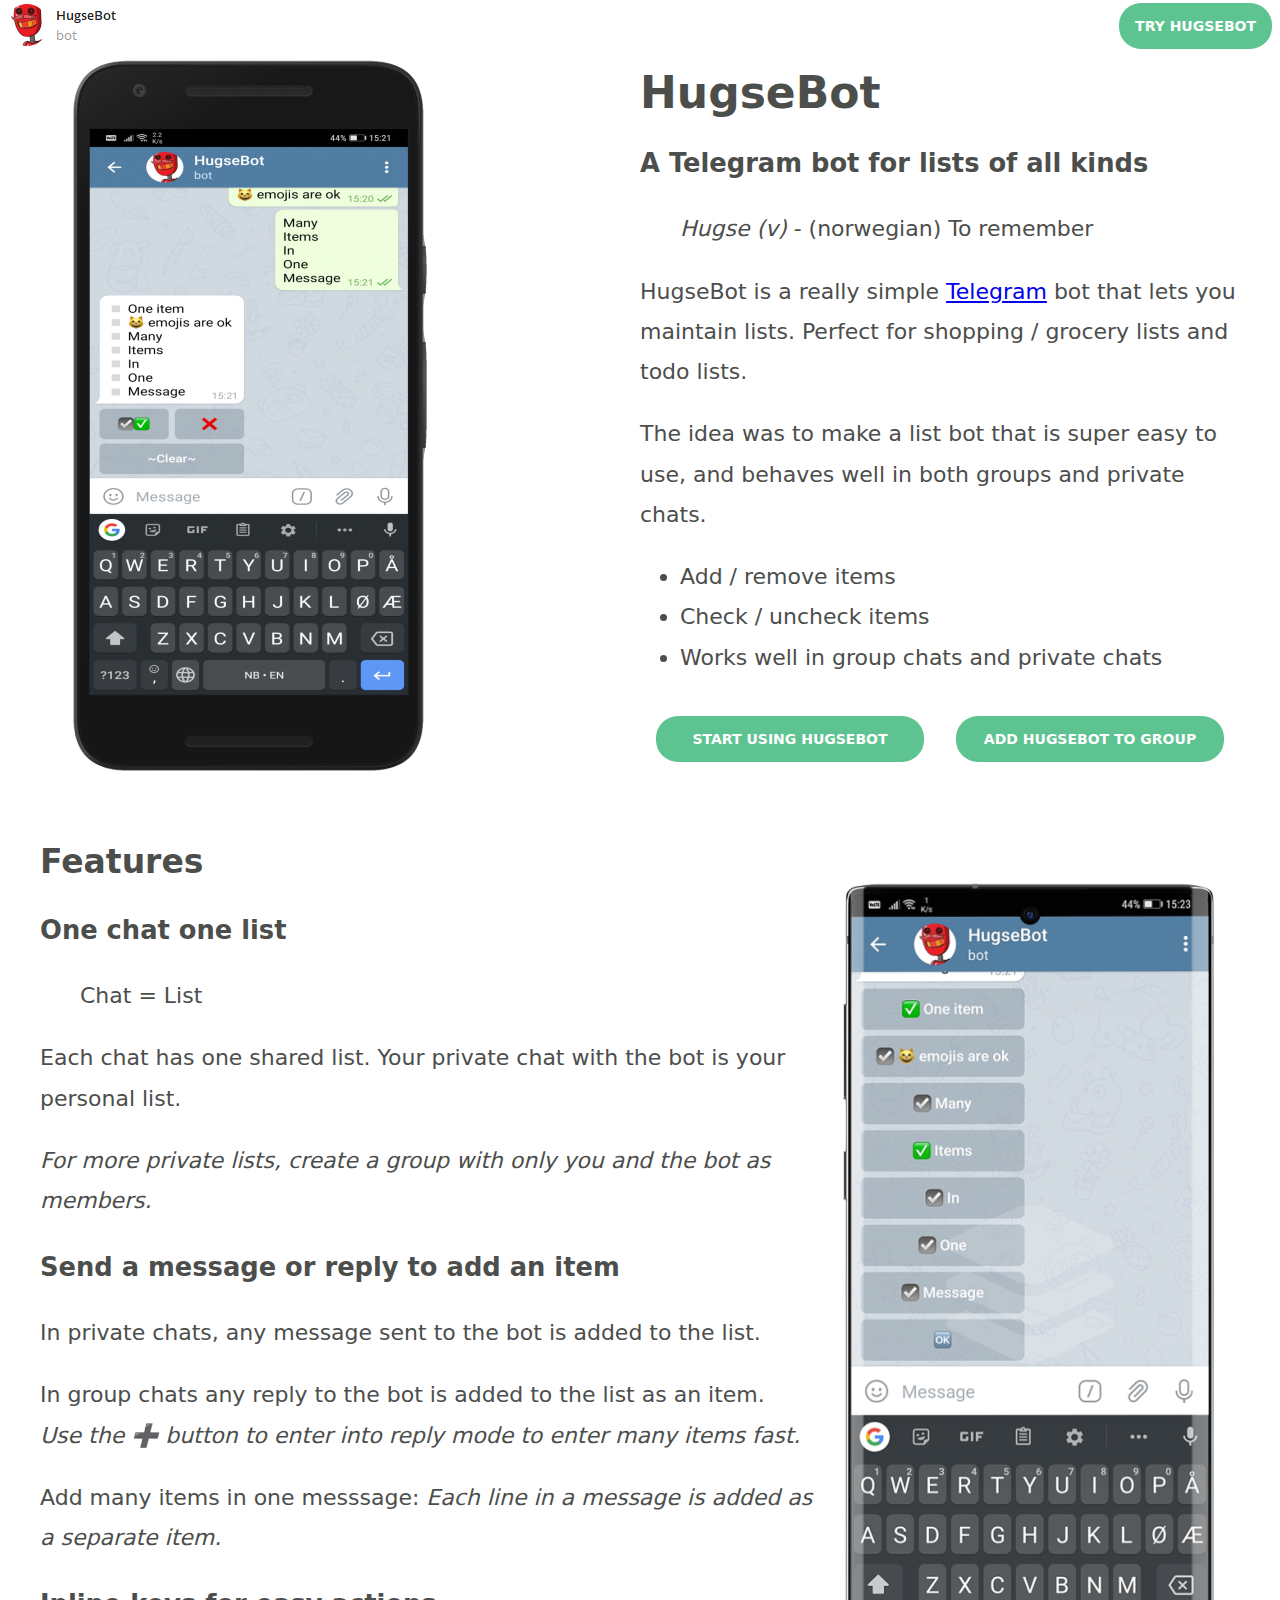
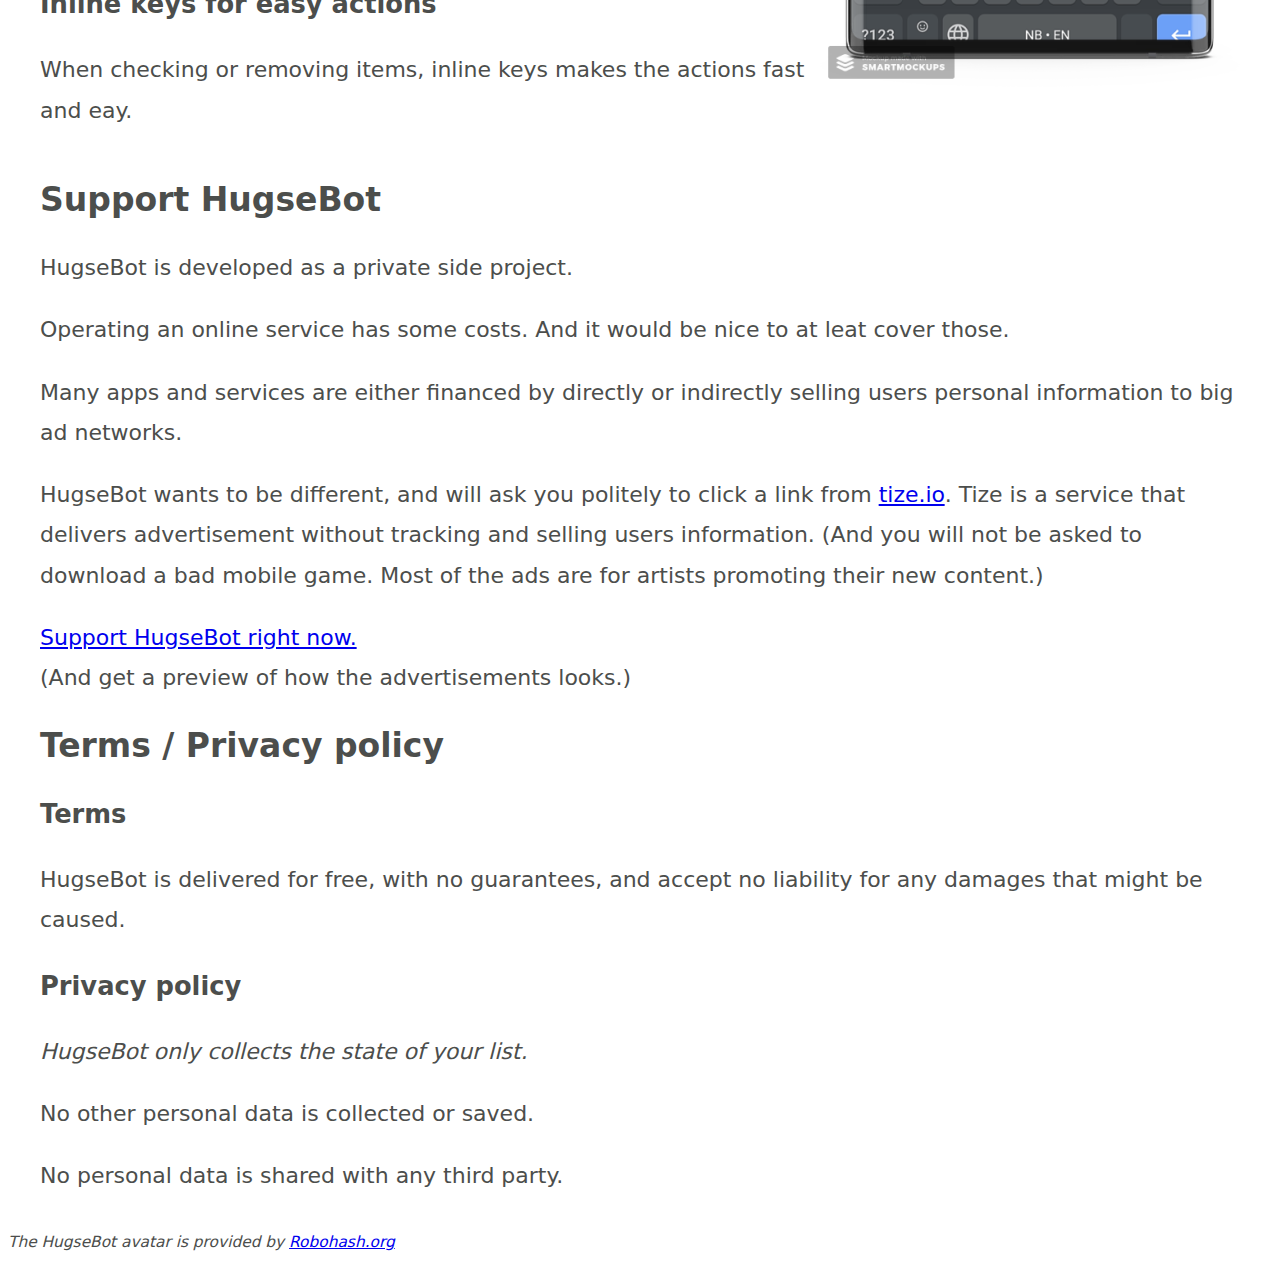
<file: index.html>
<html>
    <head>
        <meta name="viewport" content="width=device-width">
        <title>HugseBot</title>
        <link href="style.css" rel="stylesheet" />
        <link rel="apple-touch-icon-precomposed" sizes="57x57" href="/apple-touch-icon-57x57.png" />
        <link rel="apple-touch-icon-precomposed" sizes="114x114" href="/apple-touch-icon-114x114.png" />
        <link rel="apple-touch-icon-precomposed" sizes="72x72" href="/apple-touch-icon-72x72.png" />
        <link rel="apple-touch-icon-precomposed" sizes="144x144" href="/apple-touch-icon-144x144.png" />
        <link rel="apple-touch-icon-precomposed" sizes="120x120" href="/apple-touch-icon-120x120.png" />
        <link rel="apple-touch-icon-precomposed" sizes="152x152" href="/apple-touch-icon-152x152.png" />
        <link rel="icon" type="image/png" href="/favicon-32x32.png" sizes="32x32" />
        <link rel="icon" type="image/png" href="/favicon-16x16.png" sizes="16x16" />
        <meta name="application-name" content="HugseBot"/>
        <meta name="msapplication-TileColor" content="#FFFFFF" />
        <meta name="msapplication-TileImage" content="/mstile-144x144.png" />
    </head>
    <body>
        <header>
            <div class="headerbar">
                <a href="/"><img src="logo.png" alt="HugseBot Logo"/></a>
                <a class="cta-button" href="https://t.me/hugsebot">Try HugseBot</a>
            </div>
        </header>
        
        <article id="home">
            <div>
            <!-- <img src="hugsebotbilde.png" alt="Image of the HugseBot avatar that looks like a red robot with a mustache"/> -->
            <picture>
                <img
                sizes="(max-width: 420px) 100vw, 420px"
                srcset="
                images/titleimage/Nexus_5x-Screenshot1_bzcve3_c_scale,w_70.png 70w,
                images/titleimage/Nexus_5x-Screenshot1_bzcve3_c_scale,w_126.png 126w,
                images/titleimage/Nexus_5x-Screenshot1_bzcve3_c_scale,w_169.png 169w,
                images/titleimage/Nexus_5x-Screenshot1_bzcve3_c_scale,w_203.png 203w,
                images/titleimage/Nexus_5x-Screenshot1_bzcve3_c_scale,w_233.png 233w,
                images/titleimage/Nexus_5x-Screenshot1_bzcve3_c_scale,w_261.png 261w,
                images/titleimage/Nexus_5x-Screenshot1_bzcve3_c_scale,w_286.png 286w,
                images/titleimage/Nexus_5x-Screenshot1_bzcve3_c_scale,w_306.png 306w,
                images/titleimage/Nexus_5x-Screenshot1_bzcve3_c_scale,w_327.png 327w,
                images/titleimage/Nexus_5x-Screenshot1_bzcve3_c_scale,w_349.png 349w,
                images/titleimage/Nexus_5x-Screenshot1_bzcve3_c_scale,w_367.png 367w,
                images/titleimage/Nexus_5x-Screenshot1_bzcve3_c_scale,w_386.png 386w,
                images/titleimage/Nexus_5x-Screenshot1_bzcve3_c_scale,w_406.png 406w,
                images/titleimage/Nexus_5x-Screenshot1_bzcve3_c_scale,w_420.png 420w"
                src="images/titleimage/Nexus_5x-Screenshot1_bzcve3_c_scale,w_420.png"
                alt="Screenshot of HugseBot with some items">
                </picture>
                
            </div>
            <div>
            <header>
                <h1>HugseBot</h1>
                <h3>A Telegram bot for lists of all kinds</h3>
            </header>
            <main>
                <blockquote>
                    <em>Hugse (v)</em> - (norwegian) To remember
                </blockquote>
                <p>
                    HugseBot is a really simple <a href="https://telegram.org">Telegram</a> bot
                    that lets you maintain lists. Perfect for shopping / grocery lists and todo lists.
                </p>
                <p>
                    The idea was to make a list bot that is super easy to use, and 
                    behaves well in both groups and private chats.
                </p>
                <p>
                    <ul>
                        <li>
                            Add / remove items
                        </li>
                        <li>
                            Check / uncheck items
                        </li>
                        <li>
                            Works well in group chats and private chats
                        </li>
                    </ul>
                </p>
                <div class="cta">
                    <a class="cta-button" href="https://t.me/hugsebot">Start using HugseBot</a>
                    <a class="cta-button" href="https://t.me/hugsebot?startgroup=true">Add HugseBot to group</a>
                </div>
                </main>
            </div>
        </article>
        <article id="features">
            <div>
                <header>
                    <h2>Features</h2>
                </header>
                <main>
                    <section>
                        <header>
                            <h3>One chat one list</h3>
                        </header>
                        <main>
                            <blockquote>Chat = List</blockquote>
                            <p>
                                Each chat has one shared list. 
                                Your private chat with the bot is your personal list.
                            </p>
                            <p>
                                <em>
                                    For more private lists, create a group with only 
                                    you and the bot as members.
                                </em>
                            </p>
                        </main>
                    </section>
                    <section>
                        <header>
                            <h3>Send a message or reply to add an item</h3>
                        </header>
                        <main>
                            <p>
                                In private chats, any message sent to the bot is 
                                added to the list.
                            </p>
                            <p>
                                In group chats any reply to the bot is added to the list
                                as an item. 
                                <br />
                                <em>
                                    Use the ➕ button to enter into reply mode to enter many items
                                    fast.
                                </em>
                            </p>
                            <p>
                                Add many items in one messsage: 
                                <em>
                                    Each line in a message is added as a separate item.
                                </em> 
                            </p>
                        </main>
                    </section>
                    <section>
                        <header>
                            <h3>Inline keys for easy actions</h3>
                        </header>
                        <main>
                            <p>
                                When checking or removing items, inline keys
                                makes the actions fast and eay.
                            </p>
                        </main>
                    </section>
                </main>
            </div>
            <picture>
                <img
                sizes="(max-width: 420px) 100vw, 420px"
                srcset="
                images/feature/feature_b5hh0p_c_scale,w_70.png 70w,
                images/feature/feature_b5hh0p_c_scale,w_121.png 121w,
                images/feature/feature_b5hh0p_c_scale,w_160.png 160w,
                images/feature/feature_b5hh0p_c_scale,w_195.png 195w,
                images/feature/feature_b5hh0p_c_scale,w_226.png 226w,
                images/feature/feature_b5hh0p_c_scale,w_254.png 254w,
                images/feature/feature_b5hh0p_c_scale,w_280.png 280w,
                images/feature/feature_b5hh0p_c_scale,w_306.png 306w,
                images/feature/feature_b5hh0p_c_scale,w_330.png 330w,
                images/feature/feature_b5hh0p_c_scale,w_356.png 356w,
                images/feature/feature_b5hh0p_c_scale,w_379.png 379w,
                images/feature/feature_b5hh0p_c_scale,w_398.png 398w,
                images/feature/feature_b5hh0p_c_scale,w_420.png 420w"
                src="images/feature/feature_b5hh0p_c_scale,w_420.png"
                alt="Screenshot of checking and unchecking feature">
            </picture>
        </article>
        <article id="support">
            <header>
                <h2>Support HugseBot</h2>
            </header>
            <main>
                <p>
                    HugseBot is developed as a private side project.
                </p>
                <p>
                    Operating an online service has some costs. And it would be
                    nice to at leat cover those.
                </p>
                <p>
                    Many apps and services are either financed by directly or indirectly 
                    selling users personal information to big ad networks.
                </p>
                <p>
                    HugseBot wants to be different, and will ask you politely to 
                    click a link from <a href="https://tize.io">tize.io</a>.
                    Tize is a service that delivers advertisement without tracking and selling
                    users information. 
                    (And you will not be asked to download a bad mobile game. Most of the ads are for
                    artists promoting their new content.)
                </p>
                <p>
                    <a href="https://tize.io/TEQaVS1">Support HugseBot right now.</a>
                    <br/>
                    (And get a preview of how the advertisements looks.)
                </p>
            </main>
        </article>
        <article id="terms">
            <header>
                <h2>Terms / Privacy policy</h2>
            </header>
            <main>
                <section>
                    <header>
                        <h3>Terms</h3>
                    </header>
                    <main>
                        <p>
                            HugseBot is delivered for free, with no guarantees, and accept no liability for any 
                            damages that might be caused.
                        </p>    
                    </main>
                </section>
                <section>
                    <header>
                        <h3>Privacy policy</h3>
                    </header>
                    <main>
                        <p>
                            <em>HugseBot only collects the state of your list.</em>
                        </p>
                        <p>
                            No other personal data is collected or saved.
                        </p>
                        <p>
                            No personal data is shared with any third party.
                        </p>
                    </main>
                </section>
            </main>
        </article>
        <footer>
            <p>
                The HugseBot avatar is provided by <a href="https://robohash.org/">Robohash.org</a>
            </p>
        </footer>
    </body>
</html>
</file>
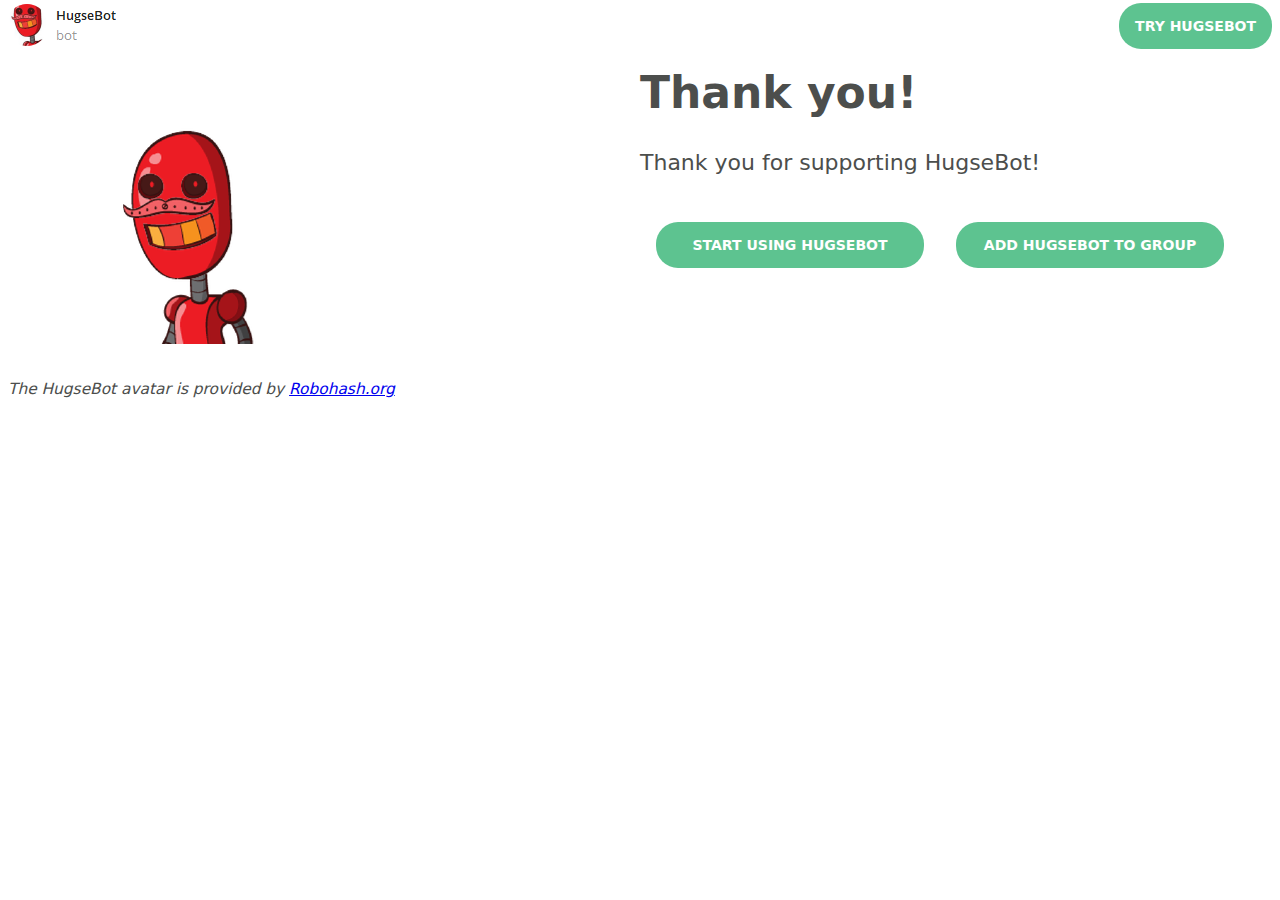
<file: thankyou.html>
<html>
    <head>
        <meta name="viewport" content="width=device-width">
        <title>HugseBot</title>
        <link href="style.css" rel="stylesheet" />
        <link rel="apple-touch-icon-precomposed" sizes="57x57" href="/apple-touch-icon-57x57.png" />
        <link rel="apple-touch-icon-precomposed" sizes="114x114" href="/apple-touch-icon-114x114.png" />
        <link rel="apple-touch-icon-precomposed" sizes="72x72" href="/apple-touch-icon-72x72.png" />
        <link rel="apple-touch-icon-precomposed" sizes="144x144" href="/apple-touch-icon-144x144.png" />
        <link rel="apple-touch-icon-precomposed" sizes="120x120" href="/apple-touch-icon-120x120.png" />
        <link rel="apple-touch-icon-precomposed" sizes="152x152" href="/apple-touch-icon-152x152.png" />
        <link rel="icon" type="image/png" href="/favicon-32x32.png" sizes="32x32" />
        <link rel="icon" type="image/png" href="/favicon-16x16.png" sizes="16x16" />
        <meta name="application-name" content="HugseBot"/>
        <meta name="msapplication-TileColor" content="#FFFFFF" />
        <meta name="msapplication-TileImage" content="/mstile-144x144.png" />
    </head>
    <body>
        <header>
            <div class="headerbar">
                <a href="/"><img src="logo.png" alt="HugseBot Logo"/></a>
                <a class="cta-button" href="https://t.me/hugsebot">Try HugseBot</a>
            </div>
        </header>
        
        <article id="home">
            <div>
            <img src="hugsebotbilde.png" alt="Image of the HugseBot avatar that looks like a red robot with a mustache"/>
            </div>
            <div>
            <header>
                <h1>Thank you!</h1>
            </header>
            <main>
                <p>
                    Thank you for supporting HugseBot!
                </p>
                
                <div class="cta">
                    <a class="cta-button" href="https://t.me/hugsebot">Start using HugseBot</a>
                    <a class="cta-button" href="https://t.me/hugsebot?startgroup=true">Add HugseBot to group</a>
                </div>
                </main>
            </div>
        </article>
        <footer>
            <p>
                The HugseBot avatar is provided by <a href="https://robohash.org/">Robohash.org</a>
            </p>
        </footer>
    </body>
</html>
</file>
<file: style.css>
html {
    font-size: 16px;
    font-family: "Segoe UI", Candara, "Bitstream Vera Sans", "DejaVu Sans", "Bitstream Vera Sans", "Trebuchet MS", Verdana, "Verdana Ref", sans-serif;
    line-height: calc(1.3em + (1.5 - 1.3) * ((100vw - 21em)/(35 - 21))); 
    color: #4c4e4c;  
 }
  @media screen and (min-width: 320px) {
    html {
      font-size: calc(16px + 6 * ((100vw - 320px) / 680));
    }
  }
  @media screen and (min-width: 1000px) {
    html {
      font-size: 22px;
    }
  }

article {
    margin: 0 auto;
    max-width: 1200px;
}

.headerbar {
    margin-top: 0px;
    display: flex;
    justify-content: space-between;
    align-items: center;
    position: fixed;
    width: 100%;
    background-color: white;
    top:0;
}

.headerbar .cta-button {
    margin-right: 2ex;
}

.cta {
    display: flex;
    justify-content: center;
    flex-wrap: wrap;
}

.cta a {
    flex: 1 1 0;
    margin: 2ex;
    min-width: 150px;
}

.cta-button {
    font-size: 14px;
    font-weight: bold;
    line-height: 100%;
    color: #FFF;
    background: #5dc390;
    border-radius: 22px;
    overflow: hidden;
    display: inline-block;
    padding: 2ex;
    text-transform: uppercase;
    text-decoration: none;
    text-align: center;
}

article {
    margin-top: 2ex;
}

article header {
    display: block;
}

#home {
    display: flex;
    flex-wrap: wrap-reverse;
    justify-content: center;
}

#home div {
    flex: 1 1 0;
    margin-top: 20px;
}

#features {
    display: flex;
    flex-wrap: wrap;
    justify-content: space-between;
    align-items: center;
}

#features div {
    flex: 1 1 0;
}

footer {
    margin-top: 3ex;
    font-style: italic;
    font-size: 0.7em;
}
</file>
